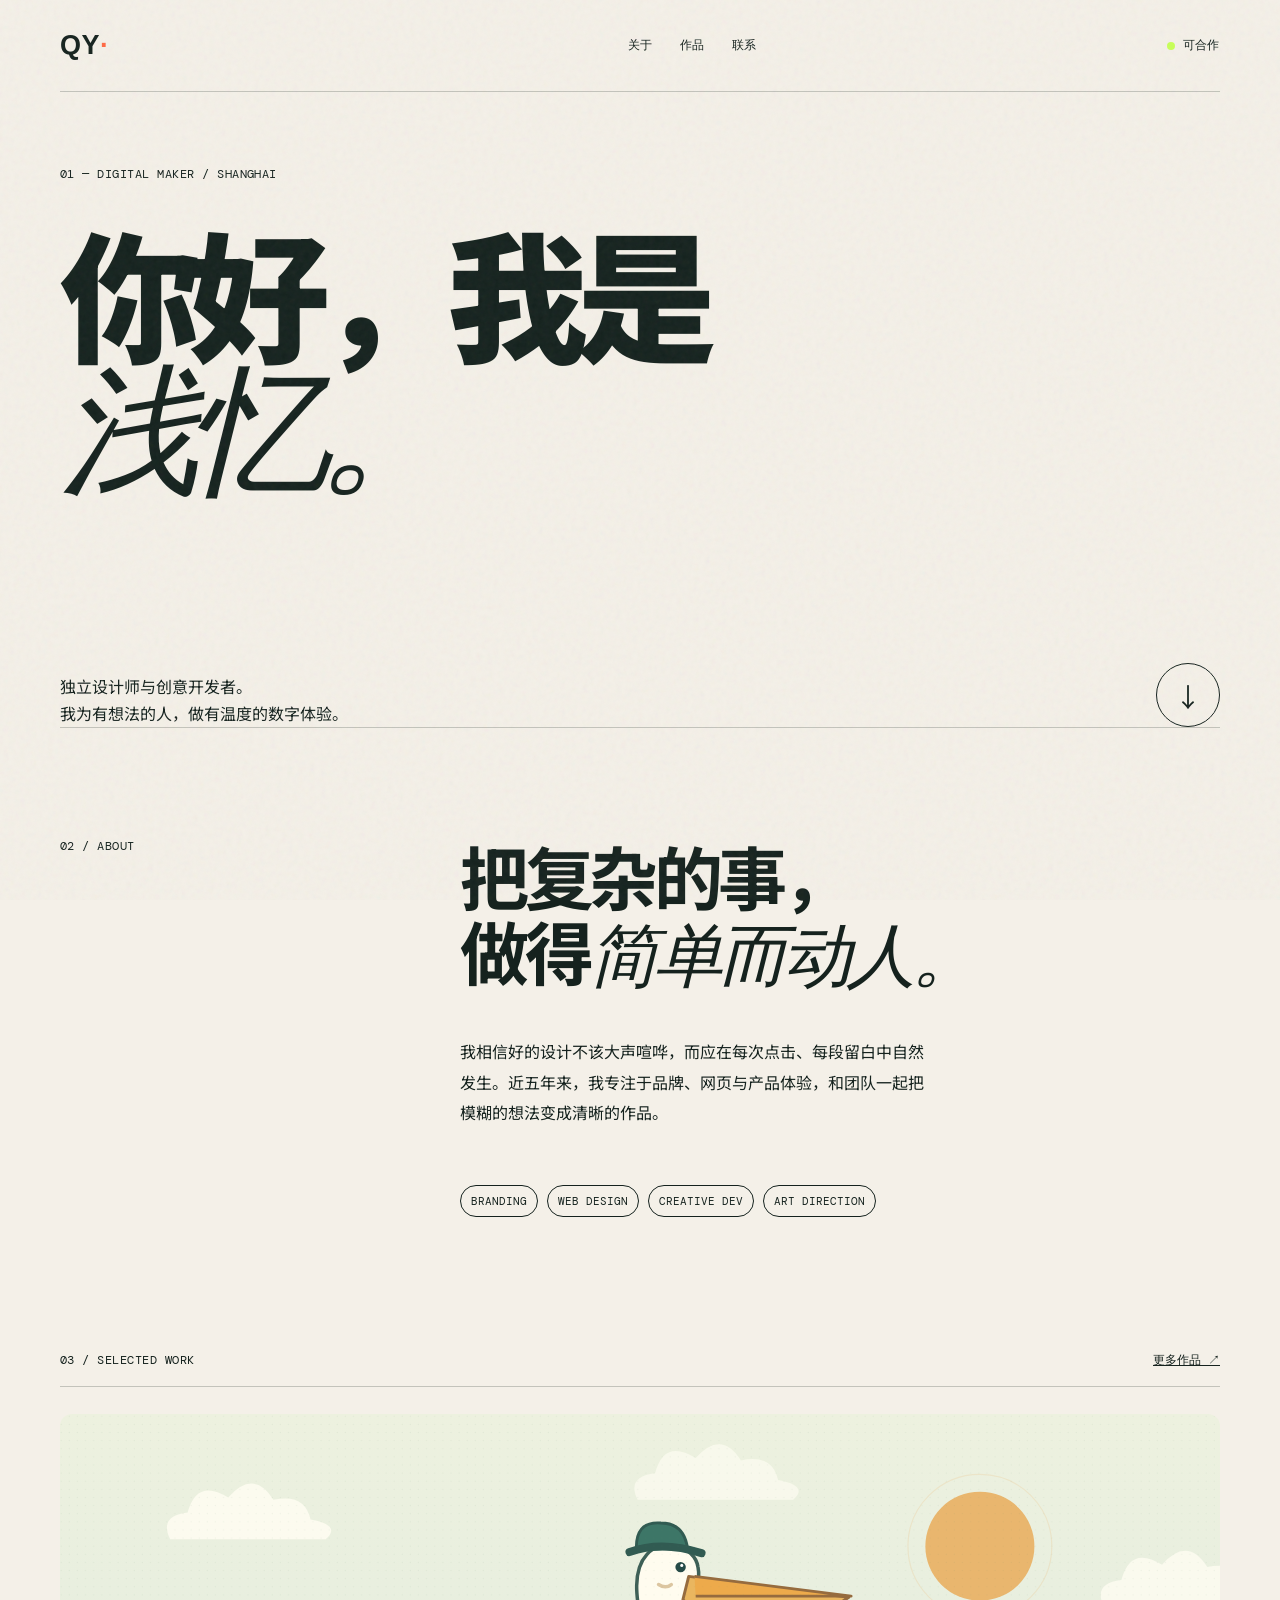
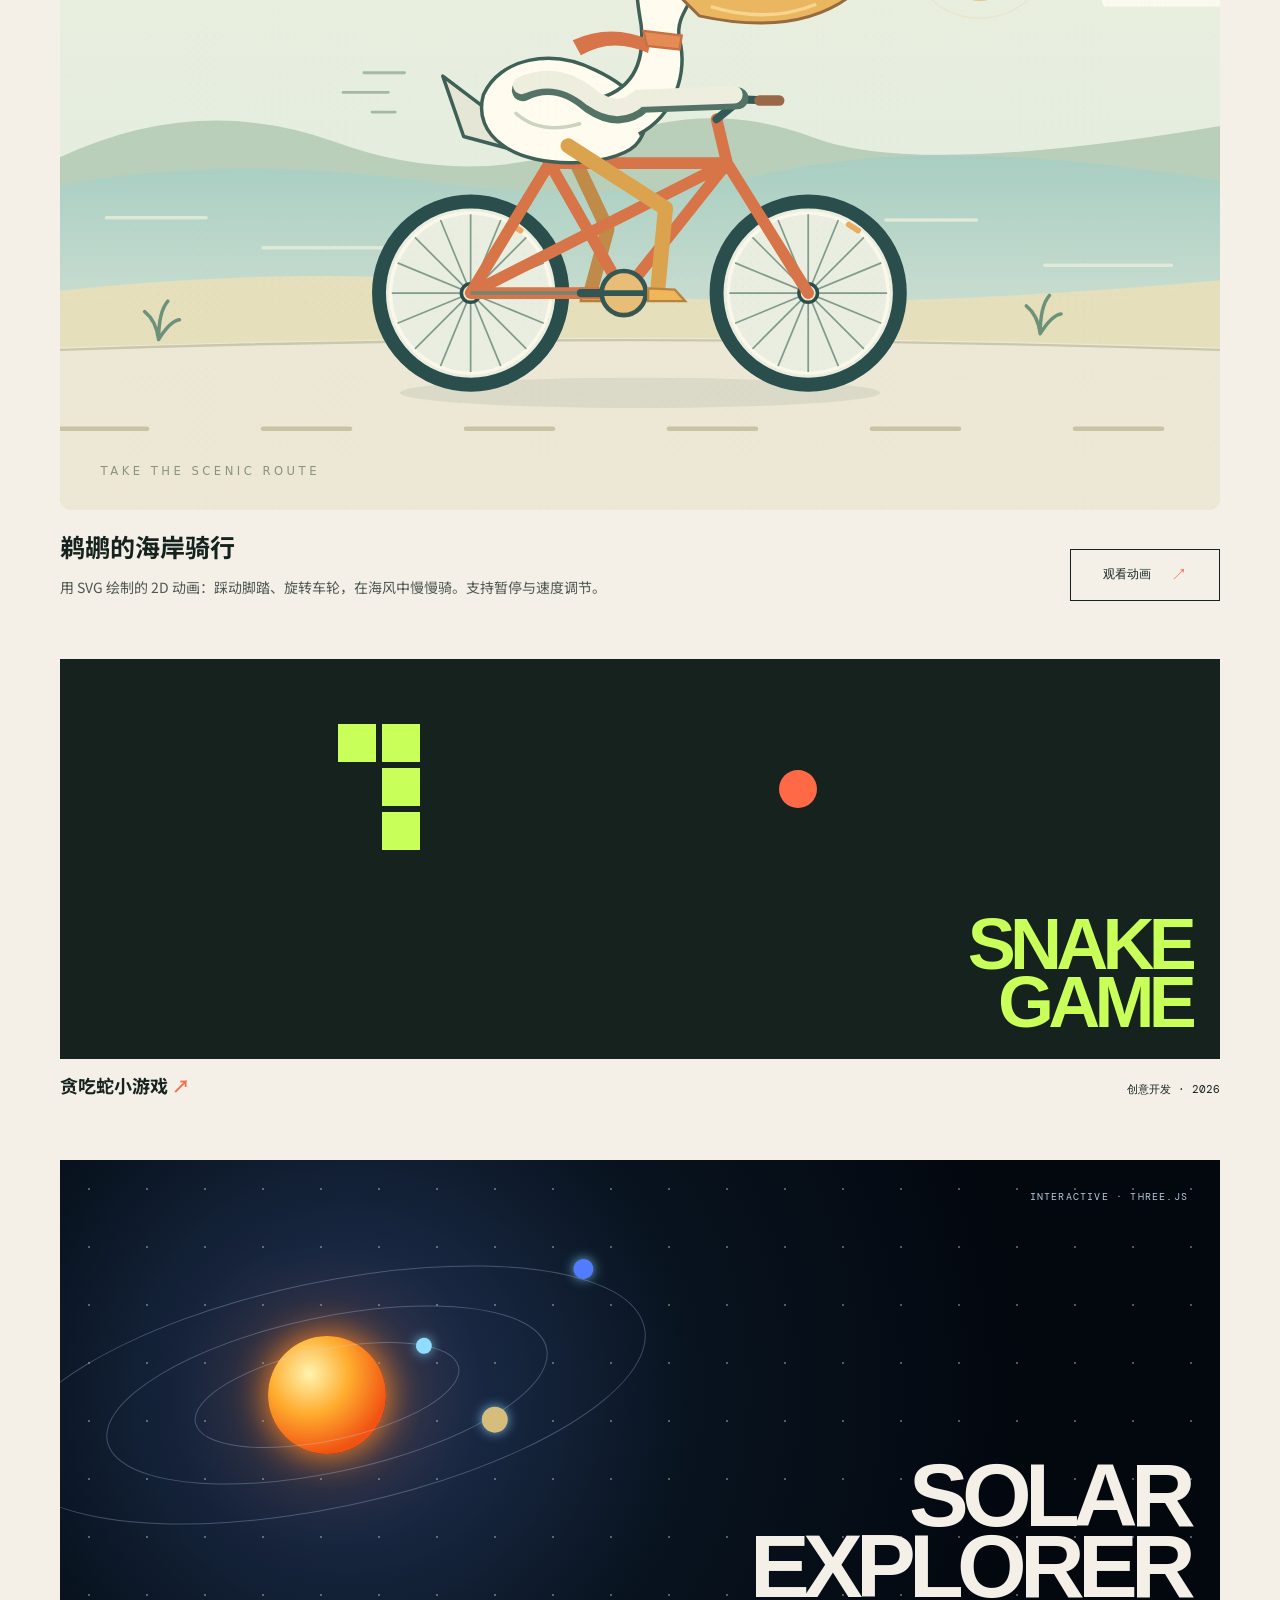
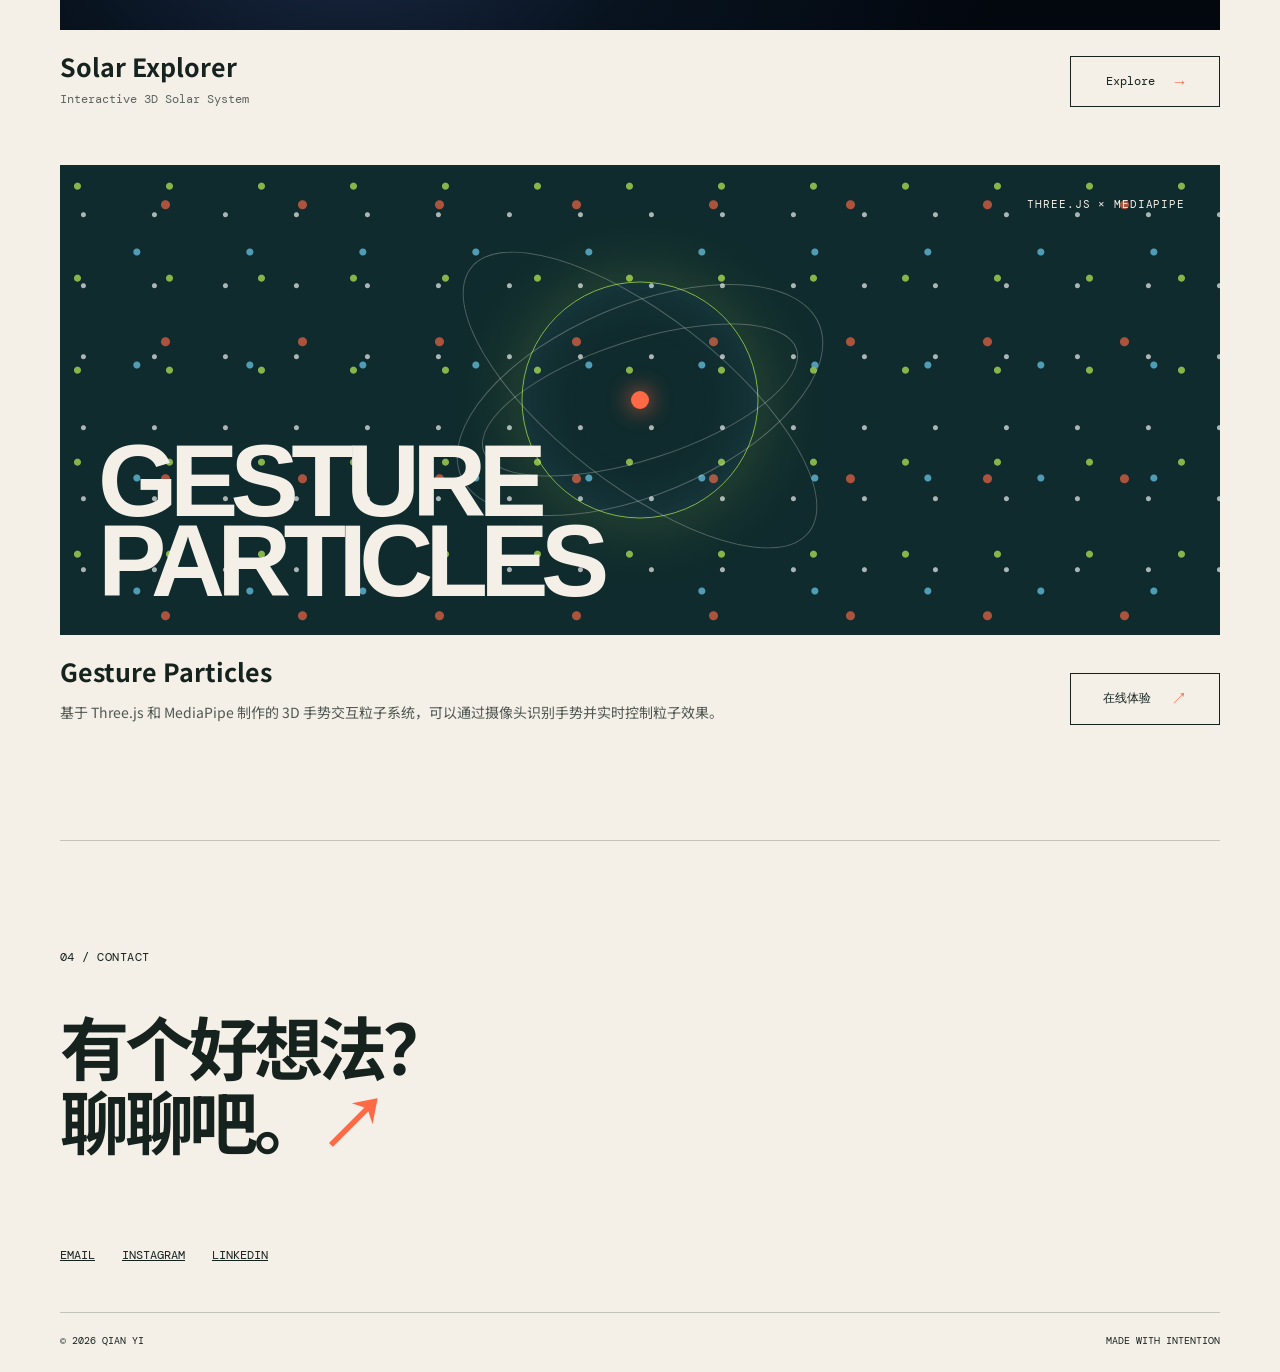
<file: index.html>
<!doctype html>
<html lang="zh-CN">
  <head>
    <meta charset="UTF-8" />
    <meta name="viewport" content="width=device-width, initial-scale=1.0" />
    <meta name="description" content="个人主页" />
    <title>浅忆 · 个人主页</title>
    <link rel="preconnect" href="https://fonts.googleapis.com" />
    <link rel="preconnect" href="https://fonts.gstatic.com" crossorigin />
    <link href="https://fonts.googleapis.com/css2?family=DM+Mono&family=Noto+Sans+SC:wght@400;500;700;900&display=swap" rel="stylesheet" />
    <link rel="stylesheet" href="styles.css" />
  </head>
  <body>
    <div class="grain"></div>
    <header class="nav wrap">
      <a class="brand" href="#top">QY<span>·</span></a>
      <nav aria-label="主导航">
        <a href="#about">关于</a>
        <a href="#work">作品</a>
        <a href="#contact">联系</a>
      </nav>
      <a class="status" href="mailto:hello@example.com"><i></i> 可合作</a>
    </header>

    <main id="top">
      <section class="hero wrap">
        <p class="eyebrow">01 — DIGITAL MAKER / SHANGHAI</p>
        <h1>你好，我是<br /><em>浅忆。</em></h1>
        <div class="hero-bottom">
          <p>独立设计师与创意开发者。<br />我为有想法的人，做有温度的数字体验。</p>
          <a class="round-link" href="#work" aria-label="查看作品">↓</a>
        </div>
      </section>

      <section class="about wrap" id="about">
        <p class="section-number">02 / ABOUT</p>
        <div class="about-copy">
          <h2>把复杂的事，<br />做得<em>简单而动人。</em></h2>
          <p>我相信好的设计不该大声喧哗，而应在每次点击、每段留白中自然发生。近五年来，我专注于品牌、网页与产品体验，和团队一起把模糊的想法变成清晰的作品。</p>
        </div>
        <div class="tags"><span>BRANDING</span><span>WEB DESIGN</span><span>CREATIVE DEV</span><span>ART DIRECTION</span></div>
      </section>

      <section class="work wrap" id="work">
        <div class="section-heading"><p class="section-number">03 / SELECTED WORK</p><a href="mailto:hello@example.com">更多作品 ↗</a></div>
        <div class="project-grid">
          <article class="project project-pelican">
            <a class="pelican-cover" href="pelican-bike.html" aria-label="打开鹈鹕骑自行车动画">
              <img src="pelican-preview.svg" width="1000" height="600" loading="lazy" alt="戴绿色小帽、系橙色围巾的鹈鹕骑着自行车沿海岸漫游" style="display:block;width:100%;height:auto;border-radius:12px">
            </a>
            <div class="gesture-details">
              <div><h3>鹈鹕的海岸骑行</h3><p>用 SVG 绘制的 2D 动画：踩动脚踏、旋转车轮，在海风中慢慢骑。支持暂停与速度调节。</p></div>
              <a class="project-cta" href="pelican-bike.html">观看动画 <span>↗</span></a>
            </div>
          </article>
          <a class="project project-snake" href="snake.html" aria-label="打开贪吃蛇小游戏"><div class="project-art art-snake"><span class="snake-pixel pixel-one"></span><span class="snake-pixel pixel-two"></span><span class="snake-pixel pixel-three"></span><span class="snake-pixel pixel-four"></span><span class="snake-food"></span><strong>SNAKE<br />GAME</strong></div><div class="project-meta"><h3>贪吃蛇小游戏 <span>↗</span></h3><p>创意开发 · 2026</p></div></a>
          <article class="project project-solar">
            <a class="solar-cover" href="solar.html" aria-label="打开 Solar Explorer 3D 太阳系">
              <div class="project-art art-solar" aria-hidden="true">
                <span class="solar-sun"></span>
                <span class="solar-orbit solar-orbit-one"><i></i></span>
                <span class="solar-orbit solar-orbit-two"><i></i></span>
                <span class="solar-orbit solar-orbit-three"><i></i></span>
                <small>INTERACTIVE · THREE.JS</small>
                <strong>SOLAR<br />EXPLORER</strong>
              </div>
            </a>
            <div class="solar-details">
              <div><h3>Solar Explorer</h3><p>Interactive 3D Solar System</p></div>
              <a class="project-cta" href="solar.html">Explore <span>→</span></a>
            </div>
          </article>
          <article class="project project-gesture">
            <div class="project-art art-gesture" aria-hidden="true">
              <span class="gesture-orbit orbit-one"></span>
              <span class="gesture-orbit orbit-two"></span>
              <span class="gesture-orbit orbit-three"></span>
              <span class="gesture-core"></span>
              <strong>GESTURE<br />PARTICLES</strong>
              <small>THREE.JS × MEDIAPIPE</small>
            </div>
            <div class="gesture-details">
              <div>
                <h3>Gesture Particles</h3>
                <p>基于 Three.js 和 MediaPipe 制作的 3D 手势交互粒子系统，可以通过摄像头识别手势并实时控制粒子效果。</p>
              </div>
              <a class="project-cta" href="https://cgao5160-dev.github.io/gesture-particles/" target="_blank" rel="noopener noreferrer" aria-label="在新标签页在线体验 Gesture Particles">在线体验 <span>↗</span></a>
            </div>
          </article>
        </div>
      </section>

      <section class="contact wrap" id="contact">
        <p class="section-number">04 / CONTACT</p>
        <h2>有个好想法？<br /><a href="mailto:hello@example.com">聊聊吧。<span>↗</span></a></h2>
        <div class="socials"><a href="mailto:hello@example.com">EMAIL</a><a href="#top">INSTAGRAM</a><a href="#top">LINKEDIN</a></div>
      </section>
    </main>
    <footer class="wrap"><span>© 2026 QIAN YI</span><span>MADE WITH INTENTION</span></footer>
  </body>
</html>
</file>
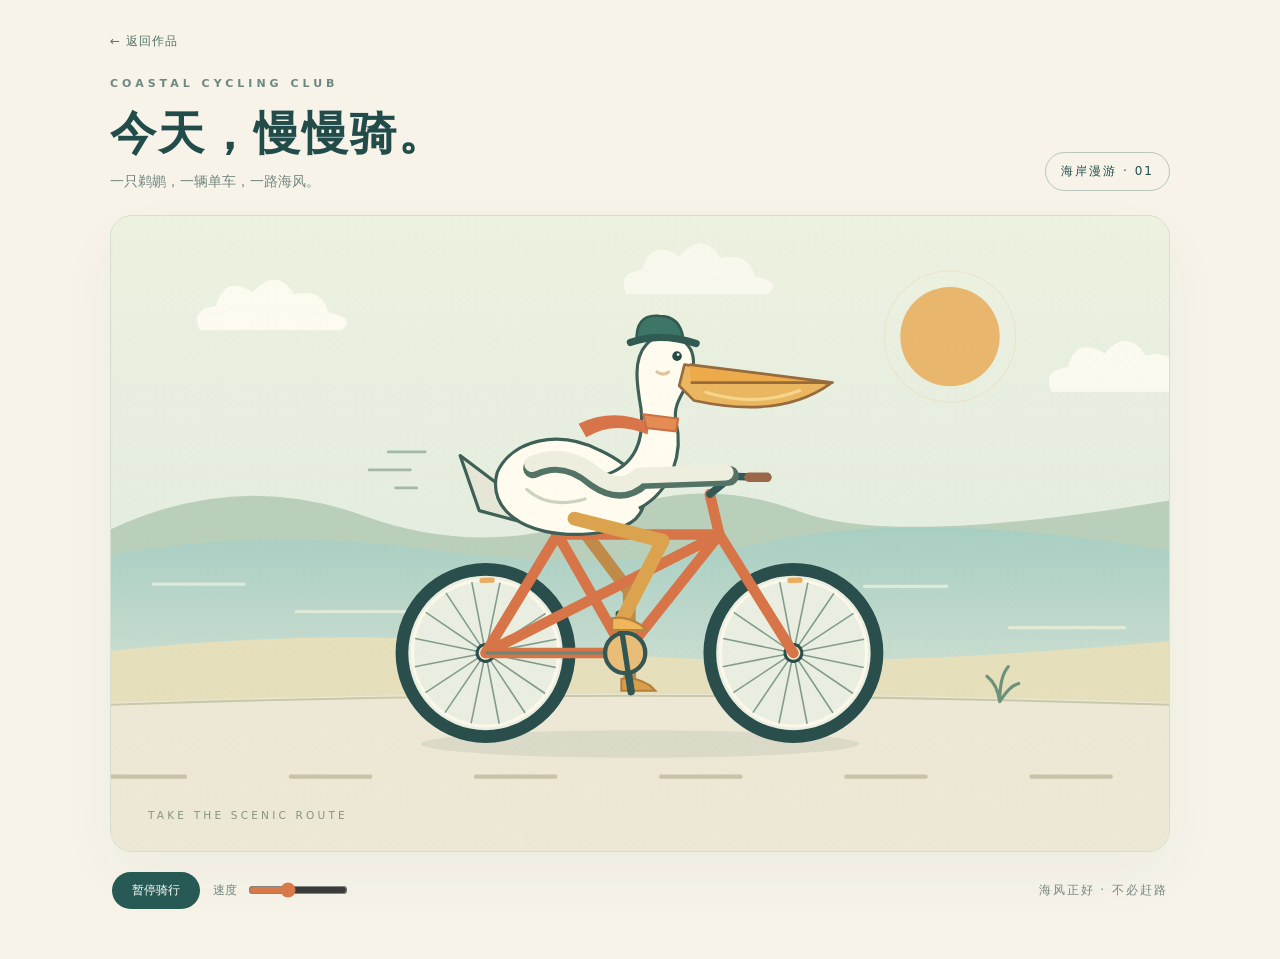
<file: pelican-bike.html>
<!doctype html>
<html lang="zh-CN">
<head>
<meta charset="utf-8">
<meta name="viewport" content="width=device-width,initial-scale=1">
<title>鹈鹕的海岸骑行</title>
<style>
  *{box-sizing:border-box}body{margin:0;background:#f7f3e9;color:#214c4a;font-family:system-ui,"Microsoft YaHei",sans-serif;min-height:100vh;display:grid;place-items:center;padding:30px}
  main{width:min(1060px,100%)}header{display:flex;align-items:end;justify-content:space-between;gap:20px;margin-bottom:24px}small{font-size:11px;font-weight:700;letter-spacing:4px;color:#6d8880}h1{font-size:clamp(28px,4vw,46px);font-weight:600;letter-spacing:2px;margin:12px 0 8px}p{margin:0;color:#748880;font-size:14px}.stamp{font-size:12px;letter-spacing:2px;border:1px solid #b7c7b9;padding:10px 15px;border-radius:25px;white-space:nowrap}
  .scene{background:#e8efdf;border:1px solid #d6dfcf;border-radius:22px;overflow:hidden;box-shadow:0 24px 60px #26443a0b}svg{display:block;width:100%;height:auto}footer{display:flex;justify-content:space-between;align-items:center;gap:20px;padding:20px 2px;color:#748880;font-size:12px}.controls{display:flex;align-items:center;gap:13px}button{border:0;border-radius:30px;background:#275955;color:white;padding:10px 20px;font:inherit;cursor:pointer}button:hover{background:#39756b}input{width:100px;accent-color:#d97848}label{display:flex;align-items:center;gap:9px}.fine{letter-spacing:2px}button:focus-visible,input:focus-visible{outline:3px solid #d97848;outline-offset:4px}@media(max-width:600px){body{padding:18px}header{align-items:start}.stamp{display:none}footer{flex-wrap:wrap}.fine{font-size:10px}}
  .back-link{display:inline-block;margin-bottom:22px;color:#547367;font-size:12px;text-decoration:none;letter-spacing:1px}.back-link:hover{text-decoration:underline}.back-link:focus-visible{outline:3px solid #d97848;outline-offset:4px}.controls{flex-wrap:wrap}
</style>
</head>
<body>
<main>
  <a class="back-link" href="index.html#work">← 返回作品</a>
  <header><div><small>COASTAL CYCLING CLUB</small><h1>今天，慢慢骑。</h1><p>一只鹈鹕，一辆单车，一路海风。</p></div><span class="stamp">海岸漫游 · 01</span></header>
  <div class="scene">
  <svg id="art" viewBox="0 0 1000 600" role="img" aria-labelledby="title desc">
    <title id="title">鹈鹕骑自行车的二维动画</title><desc id="desc">戴着绿色小帽、系着橙色围巾的白色鹈鹕，在海岸边骑着橙色自行车。车轮和脚踏连续转动，云朵和路旁植物向后移动。</desc>
    <defs>
      <linearGradient id="sky" x2="0" y2="1"><stop stop-color="#edf1df"/><stop offset="1" stop-color="#dce9df"/></linearGradient>
      <linearGradient id="sea" x2="0" y2="1"><stop stop-color="#a8cec2"/><stop offset="1" stop-color="#c9ddd0"/></linearGradient>
      <pattern id="grain" width="7" height="7" patternUnits="userSpaceOnUse"><circle cx="1" cy="2" r=".55" fill="#456d59" opacity=".08"/></pattern>
      <g id="cloud" fill="#fffdf3"><path d="M-60 0 Q-70-20-45-23 Q-37-53-10-36 Q12-61 29-34 Q56-40 61-17 Q88-12 74 0Z"/></g>
      <g id="wheel" stroke="#294e4c"><circle r="79" stroke-width="12" fill="#e9eee0"/><circle r="69" stroke="#fcf8e9" stroke-width="3" fill="none"/><g stroke="#829c8c" stroke-width="1.5"><path d="M-68 0H68M0-68V68M-48-48L48 48M-48 48L48-48M-63-26L63 26M-26-63L26 63M-63 26L63-26M-26 63L26-63"/></g><circle r="8" fill="#f1e8ce" stroke-width="3"/><path d="M35-59l8 5" stroke="#e8ac62" stroke-width="5" stroke-linecap="round"/></g>
      <g id="grass" fill="none" stroke="#6d927a" stroke-width="3" stroke-linecap="round"><path d="M0 0Q-2-16-12-24M0 0Q0-24 8-33M0 0Q10-16 18-17"/></g>
    </defs>
    <path fill="url(#sky)" d="M0 0H1000V600H0z"/>
    <circle cx="793" cy="114" r="47" fill="#e9b66e"/><circle cx="793" cy="114" r="62" fill="none" stroke="#e9b66e" opacity=".2"/>
    <g id="clouds"><use href="#cloud" x="155" y="108" opacity=".85"/><use href="#cloud" x="558" y="74" opacity=".65"/><use href="#cloud" x="960" y="166" opacity=".8"/></g>
    <path d="M0 296Q120 240 238 283T472 280Q560 245 650 279T1000 269V370H0Z" fill="#bacfba"/>
    <path d="M0 320Q145 293 310 316T620 308T1000 316V426H0Z" fill="url(#sea)"/>
    <g stroke="#eff2dd" stroke-width="3" stroke-linecap="round" opacity=".7"><path d="M40 348H126M175 374H279M712 350H790M849 389H958M580 387H631M350 343H400"/></g>
    <path d="M0 411Q230 386 437 410T1000 402V600H0Z" fill="#e5dfbb"/>
    <path d="M0 460Q480 443 1000 460V600H0Z" fill="#ede8d5"/>
    <path d="M0 462Q480 445 1000 462" fill="none" stroke="#c9c9aa" stroke-width="2"/>
    <g id="road" stroke="#c9c3a6" stroke-width="4" stroke-linecap="round"><path d="M0 530h75m100 0h75m100 0h75m100 0h75m100 0h75m100 0h75m100 0h75"/></g>
    <g id="plants"><use href="#grass" x="85" y="453"/><use href="#grass" x="845" y="448"/><use href="#grass" x="1020" y="459"/></g>
    <ellipse cx="500" cy="499" rx="207" ry="13" fill="#687663" opacity=".13"/>
    <g id="rider">
      <g transform="translate(354 413)"><g class="spin"><use href="#wheel"/></g></g>
      <g transform="translate(645 413)"><g class="spin"><use href="#wheel"/></g></g>
      <!-- Far leg passes behind the bicycle frame. -->
      <path id="farLeg" fill="none" stroke="#c08b49" stroke-width="12" stroke-linecap="round" stroke-linejoin="round"/>
      <path id="farFoot" fill="#d99e4a" stroke="#b77e3b" stroke-width="2"/>
      <g fill="none" stroke="#d77548" stroke-width="10" stroke-linejoin="round" stroke-linecap="round"><path d="M354 413L422 301L486 413H354L575 301L645 413M486 413L575 301M422 301H575"/><path d="M422 301L410 277M575 301L566 263"/></g>
      <path d="M566 263L587 246L613 247" fill="none" stroke="#335957" stroke-width="7" stroke-linecap="round"/><path d="M603 247h17" stroke="#9a6748" stroke-width="9" stroke-linecap="round"/>
      <path d="M388 277Q410 269 437 277" stroke="#31504a" stroke-width="12" fill="none" stroke-linecap="round"/>
      <path d="M354 413L486 413" stroke="#718575" stroke-width="3"/>
      <circle cx="486" cy="413" r="19" fill="#e8bd77" stroke="#345754" stroke-width="4"/>
      <g id="crank" stroke="#315653" stroke-width="5" stroke-linecap="round"><path d="M-29 0H29"/><path d="M-37 0h16M21 0h16" stroke-width="7"/></g>
      <g id="bird">
        <!-- Tail, body, curled neck and distinctive long pelican bill. -->
        <path d="M379 263L330 226L348 278L393 290" fill="#e5e6d5" stroke="#3e6057" stroke-width="3" stroke-linejoin="round"/>
        <path d="M365 242C379 211 423 201 462 221C496 237 514 261 499 282C486 303 411 309 381 285C367 275 360 260 365 242Z" fill="#fffcef" stroke="#3e6057" stroke-width="3"/>
        <path d="M461 246C496 238 504 212 501 182C497 159 493 135 506 121C519 106 547 113 550 132C555 157 529 170 534 194C541 222 531 259 499 276" fill="#fffcef" stroke="#3e6057" stroke-width="3"/>
        <path d="M542 140L680 158Q633 192 551 174L537 160Z" fill="#eab65f" stroke="#966b3e" stroke-width="2.5" stroke-linejoin="round"/>
        <path d="M547 140L682 157L548 157" fill="#edaa4b" stroke="#966b3e" stroke-width="2.5" stroke-linejoin="round"/>
        <path d="M561 166Q610 181 652 164" fill="none" stroke="#f6d58e" stroke-width="3"/>
        <circle cx="535" cy="132" r="4.5" fill="#264b47"/><circle cx="536" cy="130.5" r="1.3" fill="white"/>
        <path d="M516 147q6 4 11 0" fill="none" stroke="#dcc6a1" stroke-width="3" stroke-linecap="round"/>
        <path d="M497 119Q495 92 518 94Q538 94 541 116" fill="#3d7667" stroke="#315b52" stroke-width="2.5"/>
        <path d="M491 119Q519 109 553 120" fill="none" stroke="#315b52" stroke-width="7" stroke-linecap="round"/>
        <path id="scarfTail" d="M509 195Q475 180 442 195L449 208Q476 192 507 206" fill="#d87449"/>
        <path d="M503 187L536 191L534 203L506 200Z" fill="#e58b54" stroke="#c87043" stroke-width="2"/>
        <path d="M399 238Q429 223 458 249Q483 266 502 248L584 245" fill="none" stroke="#547367" stroke-width="19" stroke-linecap="round"/>
        <path d="M398 234Q429 220 459 245Q482 261 499 245L581 242" fill="none" stroke="#eeeede" stroke-width="15" stroke-linecap="round"/>
        <path d="M393 258Q414 277 448 267" fill="none" stroke="#ccd4bf" stroke-width="3" stroke-linecap="round"/>
      </g>
      <path id="nearLeg" fill="none" stroke="#dba34e" stroke-width="13" stroke-linecap="round" stroke-linejoin="round"/>
      <path id="nearFoot" fill="#efb65a" stroke="#b6843f" stroke-width="2"/>
    </g>
    <g fill="none" stroke="#6d8d79" stroke-width="2.5" stroke-linecap="round" opacity=".55"><path d="M262 223h35m-53 17h39m-14 17h20"/></g>
    <path fill="url(#grain)" pointer-events="none" d="M0 0H1000V600H0z"/>
    <text x="35" y="570" font-family="system-ui,sans-serif" font-size="10" letter-spacing="3" fill="#89947c">TAKE THE SCENIC ROUTE</text>
  </svg>
  </div>
  <footer><div class="controls"><button id="toggle" type="button" aria-pressed="false">暂停骑行</button><label for="speed">速度 <input id="speed" type="range" min="0.4" max="2" value="1" step="0.1"></label></div><span class="fine">海风正好 · 不必赶路</span></footer>
</main>
<script>
  const $=id=>document.getElementById(id);
  let paused=matchMedia('(prefers-reduced-motion: reduce)').matches, time=0, last=null;
  const button=$('toggle');
  function syncButton(){button.textContent=paused?'继续骑行':'暂停骑行';button.setAttribute('aria-pressed',String(paused));}
  syncButton();button.addEventListener('click',()=>{paused=!paused;syncButton();});
  function leg(side,angle){
    const x=486+29*Math.cos(angle), y=413+29*Math.sin(angle);
    // Two fixed-length limb segments meet at a solved knee joint.
    const hx=438,hy=286, upper=86,lower=87,dx=x-hx,dy=y-hy,d=Math.hypot(dx,dy);
    const a=(upper*upper-lower*lower+d*d)/(2*d),h=Math.sqrt(Math.max(0,upper*upper-a*a));
    const kx=hx+a*dx/d+h*dy/d,ky=hy+a*dy/d-h*dx/d;
    $(side+'Leg').setAttribute('d',`M${hx} ${hy}L${kx} ${ky}L${x} ${y}`);
    $(side+'Foot').setAttribute('d',`M${x-8} ${y-4}Q${x+4} ${y-7} ${x+19} ${y+2}L${x+24} ${y+7}L${x-8} ${y+7}Z`);
  }
  function draw(){
    const angle=time*3.8,deg=angle*180/Math.PI;
    document.querySelectorAll('.spin').forEach(w=>w.setAttribute('transform',`rotate(${deg*1.25})`));
    $('crank').setAttribute('transform',`translate(486 413) rotate(${deg})`);
    leg('far',angle+Math.PI);leg('near',angle);
    $('bird').setAttribute('transform',`translate(0 ${Math.sin(angle*2)*1.5})`);
    $('scarfTail').setAttribute('transform',`rotate(${Math.sin(time*8)*4} 509 198)`);
    // Wrap each cloud individually so the sky remains populated indefinitely.
    const positions=[155,558,960];
    [...$('clouds').children].forEach((c,i)=>c.setAttribute('x',((positions[i]-time*9+100)%1200+1200)%1200-100));
    $('road').setAttribute('transform',`translate(${-time*150%175} 0)`);
    [...$('plants').children].forEach((p,i)=>p.setAttribute('x',(( [85,845,1020][i]-time*150+100)%1200+1200)%1200-100));
  }
  function frame(now){if(last!==null&&!paused)time+=Math.min((now-last)/1000,.05)*Number($('speed').value);last=now;draw();requestAnimationFrame(frame);}
  requestAnimationFrame(frame);
</script>
</body>
</html>
</file>
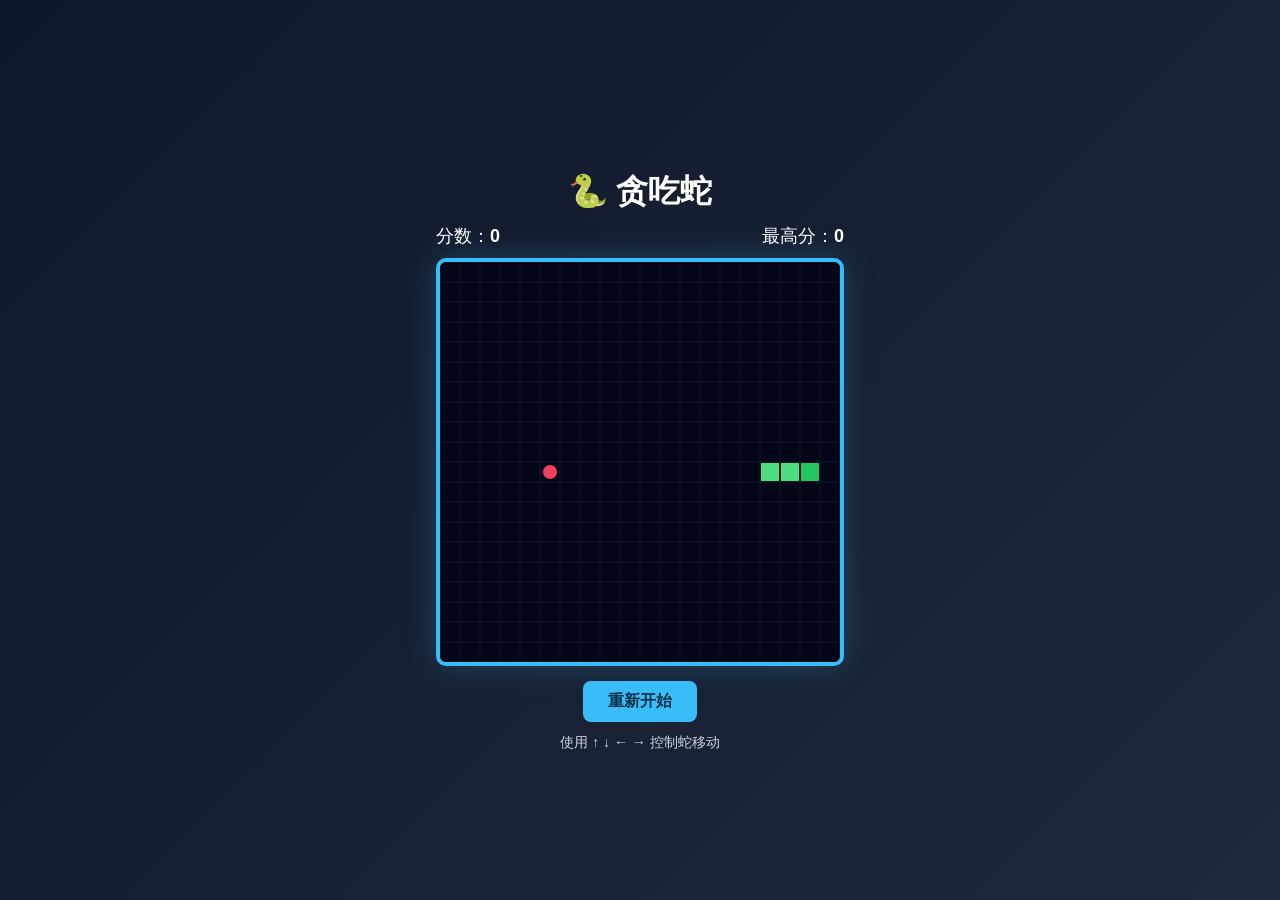
<file: snake.html>
<!DOCTYPE html>
<html lang="zh-CN">
<head>
<meta charset="UTF-8">
<meta name="viewport" content="width=device-width, initial-scale=1.0">
<title>贪吃蛇小游戏</title>

<style>
    * {
        box-sizing: border-box;
    }

    body {
        margin: 0;
        min-height: 100vh;
        display: flex;
        justify-content: center;
        align-items: center;
        background: linear-gradient(135deg, #0f172a, #1e293b);
        font-family: Arial, "Microsoft YaHei", sans-serif;
        color: white;
    }

    .game {
        text-align: center;
    }

    h1 {
        margin-bottom: 10px;
        font-size: 32px;
    }

    .info {
        display: flex;
        justify-content: space-between;
        margin-bottom: 10px;
        font-size: 18px;
    }

    canvas {
        display: block;
        background: #020617;
        border: 4px solid #38bdf8;
        border-radius: 10px;
        box-shadow: 0 0 30px rgba(56, 189, 248, 0.25);
    }

    button {
        margin-top: 15px;
        padding: 10px 25px;
        border: none;
        border-radius: 8px;
        background: #38bdf8;
        color: #082f49;
        font-size: 16px;
        font-weight: bold;
        cursor: pointer;
    }

    button:hover {
        background: #7dd3fc;
    }

    .tip {
        margin-top: 12px;
        color: #cbd5e1;
        font-size: 14px;
    }
</style>
</head>

<body>

<div class="game">
    <h1>🐍 贪吃蛇</h1>

    <div class="info">
        <span>分数：<b id="score">0</b></span>
        <span>最高分：<b id="highScore">0</b></span>
    </div>

    <canvas id="gameCanvas" width="400" height="400"></canvas>

    <button onclick="restartGame()">重新开始</button>

    <div class="tip">
        使用 ↑ ↓ ← → 控制蛇移动
    </div>
</div>

<script>
const canvas = document.getElementById("gameCanvas");
const ctx = canvas.getContext("2d");

const gridSize = 20;
const tileCount = canvas.width / gridSize;

let snake;
let food;
let direction;
let nextDirection;
let score;
let gameOver;
let gameLoop;

let highScore = Number(localStorage.getItem("snakeHighScore")) || 0;
document.getElementById("highScore").textContent = highScore;


// 初始化游戏
function restartGame() {
    snake = [
        { x: 10, y: 10 },
        { x: 9, y: 10 },
        { x: 8, y: 10 }
    ];

    direction = { x: 1, y: 0 };
    nextDirection = { x: 1, y: 0 };

    score = 0;
    gameOver = false;

    document.getElementById("score").textContent = score;

    createFood();

    clearInterval(gameLoop);
    gameLoop = setInterval(update, 120);

    draw();
}


// 创建食物
function createFood() {
    do {
        food = {
            x: Math.floor(Math.random() * tileCount),
            y: Math.floor(Math.random() * tileCount)
        };
    } while (
        snake.some(part => part.x === food.x && part.y === food.y)
    );
}


// 游戏更新
function update() {

    if (gameOver) return;

    direction = nextDirection;

    const head = {
        x: snake[0].x + direction.x,
        y: snake[0].y + direction.y
    };


    // 撞墙
    if (
        head.x < 0 ||
        head.x >= tileCount ||
        head.y < 0 ||
        head.y >= tileCount
    ) {
        endGame();
        return;
    }


    // 撞到自己
    if (
        snake.some(part =>
            part.x === head.x &&
            part.y === head.y
        )
    ) {
        endGame();
        return;
    }


    snake.unshift(head);


    // 吃到食物
    if (
        head.x === food.x &&
        head.y === food.y
    ) {
        score++;

        document.getElementById("score").textContent = score;

        if (score > highScore) {
            highScore = score;

            localStorage.setItem(
                "snakeHighScore",
                highScore
            );

            document.getElementById("highScore").textContent =
                highScore;
        }

        createFood();

    } else {
        snake.pop();
    }

    draw();
}


// 绘制游戏
function draw() {

    // 背景
    ctx.fillStyle = "#020617";
    ctx.fillRect(
        0,
        0,
        canvas.width,
        canvas.height
    );


    // 网格
    ctx.strokeStyle = "#0f172a";
    ctx.lineWidth = 1;

    for (let i = 0; i <= tileCount; i++) {

        ctx.beginPath();
        ctx.moveTo(i * gridSize, 0);
        ctx.lineTo(i * gridSize, canvas.height);
        ctx.stroke();

        ctx.beginPath();
        ctx.moveTo(0, i * gridSize);
        ctx.lineTo(canvas.width, i * gridSize);
        ctx.stroke();
    }


    // 食物
    ctx.fillStyle = "#f43f5e";

    ctx.beginPath();

    ctx.arc(
        food.x * gridSize + gridSize / 2,
        food.y * gridSize + gridSize / 2,
        gridSize / 2 - 3,
        0,
        Math.PI * 2
    );

    ctx.fill();


    // 蛇
    snake.forEach((part, index) => {

        ctx.fillStyle =
            index === 0 ? "#22c55e" : "#4ade80";

        ctx.fillRect(
            part.x * gridSize + 1,
            part.y * gridSize + 1,
            gridSize - 2,
            gridSize - 2
        );
    });


    // 游戏结束
    if (gameOver) {

        ctx.fillStyle = "rgba(0,0,0,0.65)";
        ctx.fillRect(
            0,
            0,
            canvas.width,
            canvas.height
        );

        ctx.fillStyle = "white";
        ctx.font = "bold 36px Arial";
        ctx.textAlign = "center";

        ctx.fillText(
            "游戏结束",
            canvas.width / 2,
            canvas.height / 2 - 15
        );

        ctx.font = "18px Arial";

        ctx.fillText(
            "点击“重新开始”再来一次",
            canvas.width / 2,
            canvas.height / 2 + 25
        );
    }
}


// 游戏结束
function endGame() {
    gameOver = true;
    clearInterval(gameLoop);
    draw();
}


// 键盘控制
document.addEventListener("keydown", function(event) {

    const key = event.key;

    if (
        ["ArrowUp", "ArrowDown", "ArrowLeft", "ArrowRight"]
        .includes(key)
    ) {
        event.preventDefault();
    }


    // 上
    if (
        key === "ArrowUp" &&
        direction.y !== 1
    ) {
        nextDirection = { x: 0, y: -1 };
    }


    // 下
    if (
        key === "ArrowDown" &&
        direction.y !== -1
    ) {
        nextDirection = { x: 0, y: 1 };
    }


    // 左
    if (
        key === "ArrowLeft" &&
        direction.x !== 1
    ) {
        nextDirection = { x: -1, y: 0 };
    }


    // 右
    if (
        key === "ArrowRight" &&
        direction.x !== -1
    ) {
        nextDirection = { x: 1, y: 0 };
    }


    // 空格重新开始
    if (key === " " && gameOver) {
        restartGame();
    }
});


// 开始游戏
restartGame();

</script>

</body>
</html>
</file>
<file: styles.css>
:root{--ink:#15221e;--paper:#f4f0e8;--lime:#c8ff58;--orange:#ff6945;--line:rgba(21,34,30,.22)}*{box-sizing:border-box}html{scroll-behavior:smooth}body{margin:0;background:var(--paper);color:var(--ink);font-family:"Noto Sans SC",sans-serif}.wrap{width:min(1160px,calc(100% - 48px));margin:auto}.grain{position:fixed;inset:0;z-index:5;pointer-events:none;opacity:.07;background-image:url("data:image/svg+xml,%3Csvg viewBox='0 0 180 180' xmlns='http://www.w3.org/2000/svg'%3E%3Cfilter id='n'%3E%3CfeTurbulence type='fractalNoise' baseFrequency='.9' numOctaves='4' stitchTiles='stitch'/%3E%3C/filter%3E%3Crect width='100%25' height='100%25' filter='url(%23n)' opacity='.8'/%3E%3C/svg%3E")}.nav{height:92px;display:flex;align-items:center;justify-content:space-between;border-bottom:1px solid var(--line);font:12px "DM Mono",monospace;letter-spacing:.04em}.brand{font:bold 27px Arial;color:var(--ink);text-decoration:none}.brand span{color:var(--orange)}nav{display:flex;gap:27px;margin-left:110px}a{color:inherit}.nav a{text-decoration:none}.status{display:flex;gap:8px;align-items:center}.status i{width:8px;height:8px;border-radius:50%;background:var(--lime);display:block}.hero{min-height:635px;padding-top:74px;display:flex;flex-direction:column}.eyebrow,.section-number{font:12px "DM Mono",monospace;letter-spacing:.04em;margin:0}.hero h1{font-size:clamp(67px,11vw,145px);line-height:.91;letter-spacing:-.085em;margin:45px 0 48px;font-weight:900}.hero em,.about em{font-family:Georgia,serif;font-weight:400}.hero-bottom{display:flex;align-items:end;justify-content:space-between;margin-top:auto}.hero-bottom p{font-size:16px;line-height:1.7;margin:0}.round-link{width:64px;height:64px;border:1px solid var(--ink);display:grid;place-items:center;border-radius:50%;font-size:26px;text-decoration:none;transition:.25s}.round-link:hover{background:var(--ink);color:var(--lime);transform:rotate(90deg)}.about{border-top:1px solid var(--line);padding:110px 0 105px;display:grid;grid-template-columns:1fr 2fr;gap:20px}.about-copy{max-width:720px}.about h2,.contact h2{font-size:clamp(39px,5.4vw,73px);letter-spacing:-.065em;line-height:1.08;margin:0 0 42px}.about-copy>p{max-width:475px;line-height:1.9;font-size:16px}.tags{grid-column:2;display:flex;flex-wrap:wrap;gap:9px;margin-top:22px}.tags span{font:11px "DM Mono",monospace;border:1px solid var(--ink);padding:8px 10px;border-radius:30px}.work{padding:30px 0 115px}.section-heading{display:flex;justify-content:space-between;border-bottom:1px solid var(--line);padding-bottom:17px;margin-bottom:27px;font:12px "DM Mono",monospace}.project-grid{display:grid;grid-template-columns:1fr;gap:58px}.project{margin:0}.project-art{height:400px;overflow:hidden;position:relative}.project-meta{display:flex;justify-content:space-between;align-items:baseline}.project-meta h3{margin:13px 0 4px;font-size:18px}.project-meta p{margin:0;font:11px "DM Mono",monospace}.contact{border-top:1px solid var(--line);padding:108px 0 49px}.contact h2{margin:43px 0 84px}.contact h2 a{text-decoration:none;text-decoration-thickness:2px;text-underline-offset:10px}.contact h2 span{color:var(--orange);font-family:Arial}.socials{display:flex;gap:27px;font:12px "DM Mono",monospace}.socials a{transition:color .2s}.socials a:hover{color:var(--orange)}footer{border-top:1px solid var(--line);padding:21px 0 25px;display:flex;justify-content:space-between;font:10px "DM Mono",monospace}@media(max-width:680px){.wrap{width:calc(100% - 32px)}.nav{height:70px}.nav nav{display:none}.status{font-size:10px}.hero{min-height:530px;padding-top:54px}.hero h1{margin-top:55px}.about{display:block;padding:76px 0}.about-copy{margin-top:46px}.tags{margin-top:42px}.project-grid{display:block}.project{margin-bottom:31px}.project-art{height:330px}.project-meta{margin-bottom:12px}.contact{padding-top:75px}.contact h2{margin-bottom:65px}.socials{gap:18px}footer{font-size:9px}}
.project-snake{text-decoration:none}.art-snake{background:var(--ink);color:var(--lime);padding:32px;transition:transform .25s,background .25s}.art-snake strong{position:absolute;right:29px;bottom:27px;font:900 clamp(42px,6vw,72px)/.8 Arial;letter-spacing:-.08em;text-align:right}.snake-pixel,.snake-food{position:absolute;width:38px;height:38px}.snake-pixel{background:var(--lime)}.pixel-one{top:65px;left:24%}.pixel-two{top:65px;left:calc(24% + 44px)}.pixel-three{top:109px;left:calc(24% + 44px)}.pixel-four{top:153px;left:calc(24% + 44px)}.snake-food{background:var(--orange);border-radius:50%;top:111px;left:62%}.project-snake:hover .art-snake{background:#183f39;transform:translateY(-5px)}.project-meta h3 span{color:var(--orange)}
.solar-cover{display:block;text-decoration:none}.art-solar{height:470px;background:radial-gradient(circle at 25% 49%,#233559 0,#08131f 38%,#03070e 76%);color:var(--paper);transition:transform .3s}.art-solar:before{content:"";position:absolute;inset:0;background-image:radial-gradient(circle,#fff 0 1px,transparent 1.5px);background-size:58px 58px;opacity:.32}.solar-cover:hover .art-solar{transform:translateY(-5px)}.solar-sun{position:absolute;left:23%;top:50%;width:118px;height:118px;transform:translate(-50%,-50%);border-radius:50%;background:radial-gradient(circle at 35% 32%,#fff4b0,#ffad2f 36%,#f15312 73%);box-shadow:0 0 34px #ff8a23,0 0 100px rgba(255,103,20,.55)}.solar-orbit{position:absolute;left:23%;top:50%;border:1px solid rgba(195,220,255,.28);border-radius:50%;transform:translate(-50%,-50%) rotate(-12deg)}.solar-orbit i{position:absolute;border-radius:50%;background:#8fdcff;box-shadow:0 0 12px rgba(143,220,255,.8)}.solar-orbit-one{width:270px;height:92px}.solar-orbit-one i{width:16px;height:16px;right:21px;top:9px}.solar-orbit-two{width:450px;height:156px}.solar-orbit-two i{width:26px;height:26px;right:52px;bottom:5px;background:#d7bd7b}.solar-orbit-three{width:650px;height:226px}.solar-orbit-three i{width:20px;height:20px;right:37px;top:32px;background:#527cff}.art-solar small{position:absolute;right:32px;top:30px;font:10px "DM Mono",monospace;letter-spacing:.12em;color:#b8cadc}.art-solar strong{position:absolute;right:31px;bottom:28px;font:900 clamp(52px,7vw,96px)/.79 Arial;letter-spacing:-.075em;text-align:right}.solar-details{display:grid;grid-template-columns:1fr auto;gap:30px;align-items:end;padding-top:18px}.solar-details h3{font-size:25px;margin:0 0 7px}.solar-details p{margin:0;color:rgba(21,34,30,.68);font:12px "DM Mono",monospace}
.project-gesture{margin-top:0}.art-gesture{height:470px;background:#102b2d;color:var(--paper);isolation:isolate}.art-gesture:before{content:"";position:absolute;inset:0;background:radial-gradient(circle at 19% 23%,var(--lime) 0 3px,transparent 4px),radial-gradient(circle at 77% 29%,var(--orange) 0 4px,transparent 5px),radial-gradient(circle at 68% 77%,#74d9ff 0 3px,transparent 4px),radial-gradient(circle at 33% 70%,#fff 0 2px,transparent 3px);background-size:92px 92px,137px 137px,113px 113px,71px 71px;opacity:.65}.art-gesture:after{content:"";position:absolute;width:235px;height:235px;border:1px solid rgba(200,255,88,.65);border-radius:50%;left:50%;top:50%;transform:translate(-50%,-50%);box-shadow:0 0 70px rgba(200,255,88,.18),inset 0 0 55px rgba(116,217,255,.12)}.art-gesture strong{position:absolute;z-index:2;left:38px;bottom:34px;font:900 clamp(54px,8vw,103px)/.78 Arial;letter-spacing:-.075em}.art-gesture small{position:absolute;z-index:2;right:35px;top:32px;font:11px "DM Mono",monospace;letter-spacing:.08em}.gesture-core{position:absolute;z-index:2;width:18px;height:18px;background:var(--orange);border-radius:50%;left:50%;top:50%;transform:translate(-50%,-50%);box-shadow:0 0 22px var(--orange)}.gesture-orbit{position:absolute;z-index:1;left:50%;top:50%;border:1px solid rgba(244,240,232,.28);border-radius:50%;transform:translate(-50%,-50%) rotate(-18deg)}.orbit-one{width:330px;height:120px}.orbit-two{width:430px;height:170px;transform:translate(-50%,-50%) rotate(38deg)}.orbit-three{width:190px;height:390px;transform:translate(-50%,-50%) rotate(67deg)}.gesture-details{display:grid;grid-template-columns:minmax(0,1fr) auto;gap:36px;align-items:end;padding-top:18px}.gesture-details h3{font-size:25px;margin:0 0 11px}.gesture-details p{max-width:680px;margin:0;font-size:14px;line-height:1.8;color:rgba(21,34,30,.74)}.project-cta{display:inline-flex;align-items:center;justify-content:center;gap:20px;min-width:150px;padding:14px 17px;border:1px solid var(--ink);font:12px "DM Mono",monospace;text-decoration:none;transition:background .2s,color .2s,transform .2s}.project-cta span{color:var(--orange);font-size:16px}.project-cta:hover{background:var(--ink);color:var(--paper);transform:translateY(-3px)}.project-cta:hover span{color:var(--lime)}
@media(max-width:680px){.project-gesture{margin-top:8px}.art-gesture{height:350px}.art-gesture strong{left:22px;bottom:25px;font-size:50px}.art-gesture small{top:22px;right:20px}.art-gesture:after{width:165px;height:165px}.orbit-one{width:230px;height:86px}.orbit-two{width:300px;height:120px}.orbit-three{width:130px;height:270px}.gesture-details{grid-template-columns:1fr;gap:20px;padding-top:15px}.gesture-details h3{font-size:21px}.gesture-details p{font-size:13px}.project-cta{width:100%;min-height:48px}.project-gesture{margin-bottom:48px}}
@media(max-width:680px){.art-solar{height:350px}.solar-sun{left:27%;width:82px;height:82px}.solar-orbit{left:27%}.solar-orbit-one{width:180px;height:64px}.solar-orbit-two{width:290px;height:105px}.solar-orbit-three{width:400px;height:148px}.solar-orbit-one i{width:11px;height:11px}.solar-orbit-two i{width:17px;height:17px}.solar-orbit-three i{width:14px;height:14px}.art-solar strong{right:20px;bottom:22px;font-size:47px}.art-solar small{right:20px;top:21px;font-size:8px}.solar-details{grid-template-columns:1fr;gap:19px;padding-top:15px}.solar-details h3{font-size:21px}.project-solar{margin-bottom:48px}}
</file>
